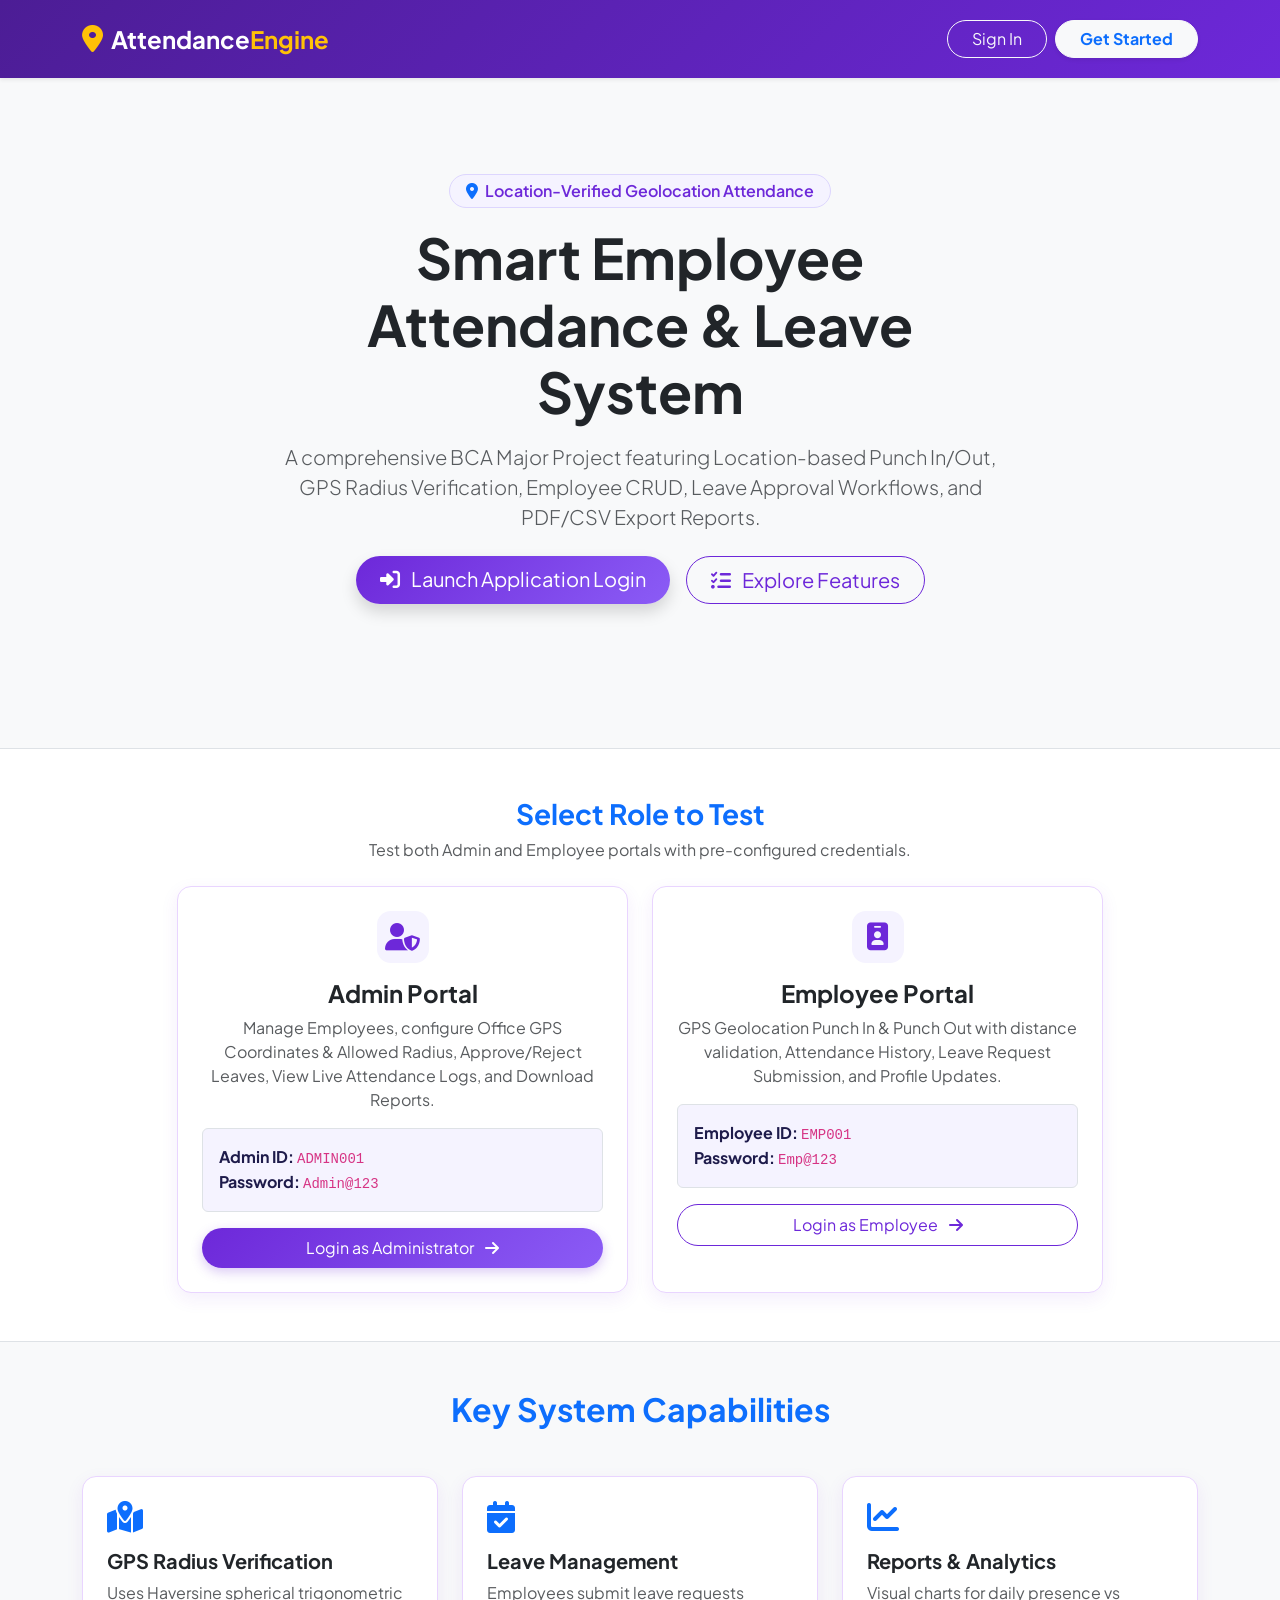
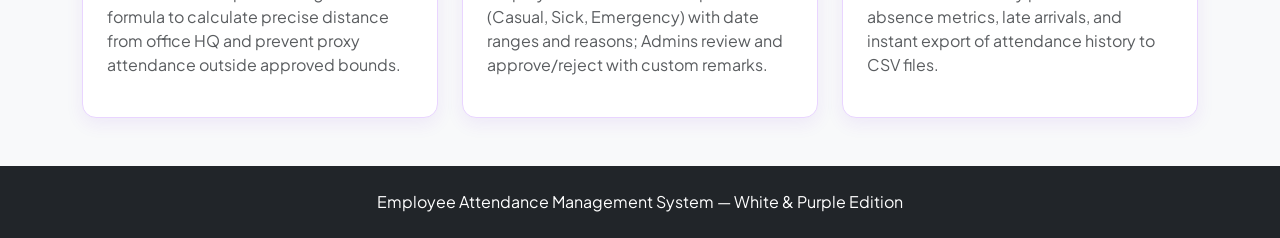
<file: index.html>
<!DOCTYPE html>
<html lang="en">
<head>
    <meta charset="UTF-8">
    <meta name="viewport" content="width=device-width, initial-scale=1.0">
    <title>Employee Attendance Management System | Location-Based & Leave Portal</title>
    <!-- Bootstrap 5 CSS -->
    <link href="https://cdn.jsdelivr.net/npm/bootstrap@5.3.2/dist/css/bootstrap.min.css" rel="stylesheet">
    <!-- FontAwesome 6 -->
    <link rel="stylesheet" href="https://cdnjs.cloudflare.com/ajax/libs/font-awesome/6.4.2/css/all.min.css">
    <!-- Custom CSS -->
    <link rel="stylesheet" href="css/style.css">
</head>
<body class="bg-light">

    <!-- Navbar with Purple Theme -->
    <nav class="navbar navbar-expand-lg navbar-dark navbar-purple py-3 shadow-sm">
        <div class="container">
            <a class="navbar-brand fw-bold fs-4 d-flex align-items-center" href="index.html">
                <i class="fa-solid fa-location-dot me-2 text-warning fs-3"></i>
                <span>Attendance<span class="text-warning">Engine</span></span>
            </a>
            <div class="d-flex gap-2">
                <a href="login.html" class="btn btn-outline-light px-4 rounded-pill">Sign In</a>
                <a href="login.html" class="btn btn-light text-primary fw-bold px-4 rounded-pill shadow-sm">Get Started</a>
            </div>
        </div>
    </nav>

    <!-- Hero Section -->
    <section class="py-5 text-center container">
        <div class="row py-lg-5">
            <div class="col-lg-8 col-md-10 mx-auto">
                <span class="badge badge-purple px-3 py-2 rounded-pill fw-semibold mb-3 fs-6">
                    <i class="fa-solid fa-location-dot me-1 text-primary"></i> Location-Verified Geolocation Attendance
                </span>
                <h1 class="fw-bold display-4 mb-3 text-dark">Smart Employee Attendance & Leave System</h1>
                <p class="lead text-muted mb-4">
                    A comprehensive BCA Major Project featuring Location-based Punch In/Out, GPS Radius Verification, Employee CRUD, Leave Approval Workflows, and PDF/CSV Export Reports.
                </p>
                <div class="d-grid gap-3 d-sm-flex justify-content-sm-center mb-5">
                    <a href="login.html" class="btn btn-primary btn-lg px-4 gap-3 rounded-pill shadow">
                        <i class="fa-solid fa-right-to-bracket me-2"></i> Launch Application Login
                    </a>
                    <a href="#features" class="btn btn-outline-primary btn-lg px-4 rounded-pill">
                        <i class="fa-solid fa-list-check me-2"></i> Explore Features
                    </a>
                </div>
            </div>
        </div>
    </section>

    <!-- Quick Role Selector Cards -->
    <section class="py-5 bg-white border-top border-bottom">
        <div class="container">
            <div class="text-center mb-4">
                <h3 class="fw-bold text-primary">Select Role to Test</h3>
                <p class="text-muted">Test both Admin and Employee portals with pre-configured credentials.</p>
            </div>
            <div class="row g-4 justify-content-center">
                <!-- Admin Card -->
                <div class="col-md-5">
                    <div class="glass-card p-4 text-center h-100 border-purple">
                        <div class="metric-icon metric-icon-purple mx-auto mb-3">
                            <i class="fa-solid fa-user-shield fs-3"></i>
                        </div>
                        <h4 class="fw-bold text-dark">Admin Portal</h4>
                        <p class="text-muted fs-7">Manage Employees, configure Office GPS Coordinates & Allowed Radius, Approve/Reject Leaves, View Live Attendance Logs, and Download Reports.</p>
                        <div class="bg-purple-subtle p-3 rounded mb-3 text-start fs-7 border" style="background-color: var(--primary-soft);">
                            <div><strong>Admin ID:</strong> <code>ADMIN001</code></div>
                            <div><strong>Password:</strong> <code>Admin@123</code></div>
                        </div>
                        <button onclick="loginAs('admin')" class="btn btn-primary w-100 rounded-pill py-2">
                            Login as Administrator <i class="fa-solid fa-arrow-right ms-2"></i>
                        </button>
                    </div>
                </div>

                <!-- Employee Card -->
                <div class="col-md-5">
                    <div class="glass-card p-4 text-center h-100 border-purple">
                        <div class="metric-icon metric-icon-purple mx-auto mb-3">
                            <i class="fa-solid fa-id-badge fs-3"></i>
                        </div>
                        <h4 class="fw-bold text-dark">Employee Portal</h4>
                        <p class="text-muted fs-7">GPS Geolocation Punch In & Punch Out with distance validation, Attendance History, Leave Request Submission, and Profile Updates.</p>
                        <div class="bg-purple-subtle p-3 rounded mb-3 text-start fs-7 border" style="background-color: var(--primary-soft);">
                            <div><strong>Employee ID:</strong> <code>EMP001</code></div>
                            <div><strong>Password:</strong> <code>Emp@123</code></div>
                        </div>
                        <button onclick="loginAs('employee')" class="btn btn-outline-primary w-100 rounded-pill py-2">
                            Login as Employee <i class="fa-solid fa-arrow-right ms-2"></i>
                        </button>
                    </div>
                </div>
            </div>
        </div>
    </section>

    <!-- Key Features Section -->
    <section id="features" class="py-5">
        <div class="container">
            <h2 class="text-center fw-bold mb-5 text-primary">Key System Capabilities</h2>
            <div class="row g-4">
                <div class="col-md-4">
                    <div class="glass-card p-4 h-100">
                        <i class="fa-solid fa-map-location-dot text-primary fs-2 mb-3"></i>
                        <h5 class="fw-bold text-dark">GPS Radius Verification</h5>
                        <p class="text-muted">Uses Haversine spherical trigonometric formula to calculate precise distance from office HQ and prevent proxy attendance outside approved bounds.</p>
                    </div>
                </div>
                <div class="col-md-4">
                    <div class="glass-card p-4 h-100">
                        <i class="fa-solid fa-calendar-check text-primary fs-2 mb-3"></i>
                        <h5 class="fw-bold text-dark">Leave Management</h5>
                        <p class="text-muted">Employees submit leave requests (Casual, Sick, Emergency) with date ranges and reasons; Admins review and approve/reject with custom remarks.</p>
                    </div>
                </div>
                <div class="col-md-4">
                    <div class="glass-card p-4 h-100">
                        <i class="fa-solid fa-chart-line text-primary fs-2 mb-3"></i>
                        <h5 class="fw-bold text-dark">Reports & Analytics</h5>
                        <p class="text-muted">Visual charts for daily presence vs absence metrics, late arrivals, and instant export of attendance history to CSV files.</p>
                    </div>
                </div>
            </div>
        </div>
    </section>

    <!-- Footer -->
    <footer class="bg-dark text-white py-4 text-center">
        <div class="container">
            <p class="mb-0">Employee Attendance Management System — White & Purple Edition</p>
        </div>
    </footer>

    <script src="js/app.js"></script>
    <script>
        function loginAs(role) {
            const user = role === 'admin' ? 
                store.getEmployeeById('ADMIN001') : 
                store.getEmployeeById('EMP001');
            store.setCurrentUser(user);
            window.location.href = role === 'admin' ? 'admin-dashboard.html' : 'employee-dashboard.html';
        }
    </script>
</body>
</html>
</file>
<file: css/style.css>
/* Modern White & Purple Design System for Employee Attendance System */
@import url('https://fonts.googleapis.com/css2?family=Plus+Jakarta+Sans:wght@300;400;500;600;700;800&display=swap');

:root {
    --primary-color: #6d28d9;
    --primary-hover: #5b21b6;
    --primary-light: #8b5cf6;
    --primary-soft: #f5f3ff;
    --primary-border: #ddd6fe;
    
    --secondary-color: #a855f7;
    --accent-purple: #c084fc;
    --success-color: #10b981;
    --warning-color: #f59e0b;
    --danger-color: #ef4444;
    
    --card-bg: #ffffff;
    --body-bg: #faf8ff;
    --text-primary: #1e1b4b;
    --text-muted: #6b7280;
    --border-color: #e9d5ff;
    --sidebar-width: 260px;
    --radius-sm: 8px;
    --radius-md: 14px;
    --radius-lg: 24px;
    --shadow-sm: 0 2px 5px rgba(109, 40, 217, 0.04);
    --shadow-md: 0 6px 18px rgba(109, 40, 217, 0.08);
    --shadow-lg: 0 15px 35px -5px rgba(109, 40, 217, 0.15);
}

body {
    font-family: 'Plus Jakarta Sans', sans-serif;
    background-color: var(--body-bg);
    color: var(--text-primary);
    overflow-x: hidden;
}

/* Glassmorphism & Elevation */
.glass-card {
    background: var(--card-bg);
    border: 1px solid var(--border-color);
    border-radius: var(--radius-md);
    box-shadow: var(--shadow-md);
    transition: transform 0.25s ease, box-shadow 0.25s ease, border-color 0.25s ease;
}

.glass-card:hover {
    box-shadow: var(--shadow-lg);
    border-color: #c084fc;
}

/* Buttons */
.btn-primary {
    background: linear-gradient(135deg, var(--primary-color), var(--primary-light));
    border: none;
    color: #ffffff;
    box-shadow: 0 4px 12px rgba(109, 40, 217, 0.25);
    transition: all 0.2s ease;
}

.btn-primary:hover, .btn-primary:focus {
    background: linear-gradient(135deg, var(--primary-hover), var(--primary-color));
    box-shadow: 0 6px 16px rgba(109, 40, 217, 0.35);
    color: #ffffff;
}

.btn-outline-primary {
    color: var(--primary-color);
    border-color: var(--primary-color);
    background-color: transparent;
}

.btn-outline-primary:hover {
    background-color: var(--primary-color);
    color: #ffffff;
    border-color: var(--primary-color);
}

/* Navbar */
.navbar-purple {
    background: linear-gradient(135deg, #4c1d95, #6d28d9) !important;
}

/* Header & Sidebar */
.app-header {
    height: 70px;
    background: #ffffff;
    border-bottom: 1px solid var(--border-color);
    position: sticky;
    top: 0;
    z-index: 100;
    box-shadow: 0 2px 10px rgba(109, 40, 217, 0.05);
}

.sidebar {
    width: var(--sidebar-width);
    background: #ffffff;
    border-right: 1px solid var(--border-color);
    min-height: calc(100vh - 70px);
    position: fixed;
    top: 70px;
    left: 0;
    z-index: 90;
    transition: transform 0.3s cubic-bezier(0.4, 0, 0.2, 1);
}

.main-content {
    margin-left: var(--sidebar-width);
    padding: 2rem;
    min-height: calc(100vh - 70px);
}

@media (max-width: 991.98px) {
    .sidebar {
        transform: translateX(-100%);
    }
    .sidebar.show {
        transform: translateX(0);
    }
    .main-content {
        margin-left: 0;
        padding: 1rem;
    }
}

/* Navigation Item Styling */
.nav-link-custom {
    display: flex;
    align-items: center;
    gap: 12px;
    padding: 12px 18px;
    color: #4b5563;
    font-weight: 600;
    border-radius: var(--radius-sm);
    text-decoration: none;
    transition: all 0.2s ease;
    margin-bottom: 6px;
}

.nav-link-custom:hover,
.nav-link-custom.active {
    color: var(--primary-color);
    background: var(--primary-soft);
    border-left: 4px solid var(--primary-color);
}

.nav-link-custom i {
    font-size: 1.2rem;
    color: var(--primary-light);
}

.nav-link-custom.active i {
    color: var(--primary-color);
}

/* Nav Pills (Employee Dashboard) */
.nav-pills .nav-link.active {
    background: linear-gradient(135deg, var(--primary-color), var(--primary-light)) !important;
    color: #ffffff !important;
    box-shadow: 0 4px 12px rgba(109, 40, 217, 0.25);
}

.nav-pills .nav-link {
    color: var(--primary-color);
    font-weight: 600;
}

/* Metric Cards */
.metric-card {
    position: relative;
    overflow: hidden;
    padding: 1.5rem;
    border-radius: var(--radius-md);
    background: #ffffff;
}

.metric-icon {
    width: 52px;
    height: 52px;
    border-radius: 14px;
    display: flex;
    align-items: center;
    justify-content: center;
    font-size: 1.4rem;
}

.metric-icon-purple {
    background: var(--primary-soft);
    color: var(--primary-color);
}

/* Punch Circle Widget */
.punch-circle {
    width: 190px;
    height: 190px;
    border-radius: 50%;
    background: linear-gradient(135deg, #6d28d9, #a855f7);
    display: flex;
    flex-direction: column;
    align-items: center;
    justify-content: center;
    color: #ffffff;
    box-shadow: 0 12px 30px rgba(109, 40, 217, 0.4);
    margin: 0 auto;
    cursor: pointer;
    border: 6px solid #f3e8ff;
    transition: transform 0.25s ease, box-shadow 0.25s ease;
}

.punch-circle:hover {
    transform: scale(1.05);
    box-shadow: 0 18px 36px rgba(109, 40, 217, 0.5);
}

.punch-circle.punched-in {
    background: linear-gradient(135deg, #ef4444, #dc2626);
    box-shadow: 0 12px 30px rgba(239, 68, 68, 0.4);
    border-color: #fee2e2;
}

/* Badges */
.badge-purple {
    background-color: var(--primary-soft);
    color: var(--primary-color);
    border: 1px solid var(--primary-border);
}

.badge-soft-success {
    background-color: #ecfdf5;
    color: #059669;
}
.badge-soft-danger {
    background-color: #fef2f2;
    color: #dc2626;
}
.badge-soft-warning {
    background-color: #fffbeb;
    color: #d97706;
}

/* Table Headings */
.table-light {
    background-color: #f3e8ff !important;
    color: #4c1d95;
}

.table-light th {
    color: #4c1d95;
    font-weight: 700;
}

/* Toast Notifications */
.toast-container {
    position: fixed;
    bottom: 20px;
    right: 20px;
    z-index: 1050;
}
</file>
